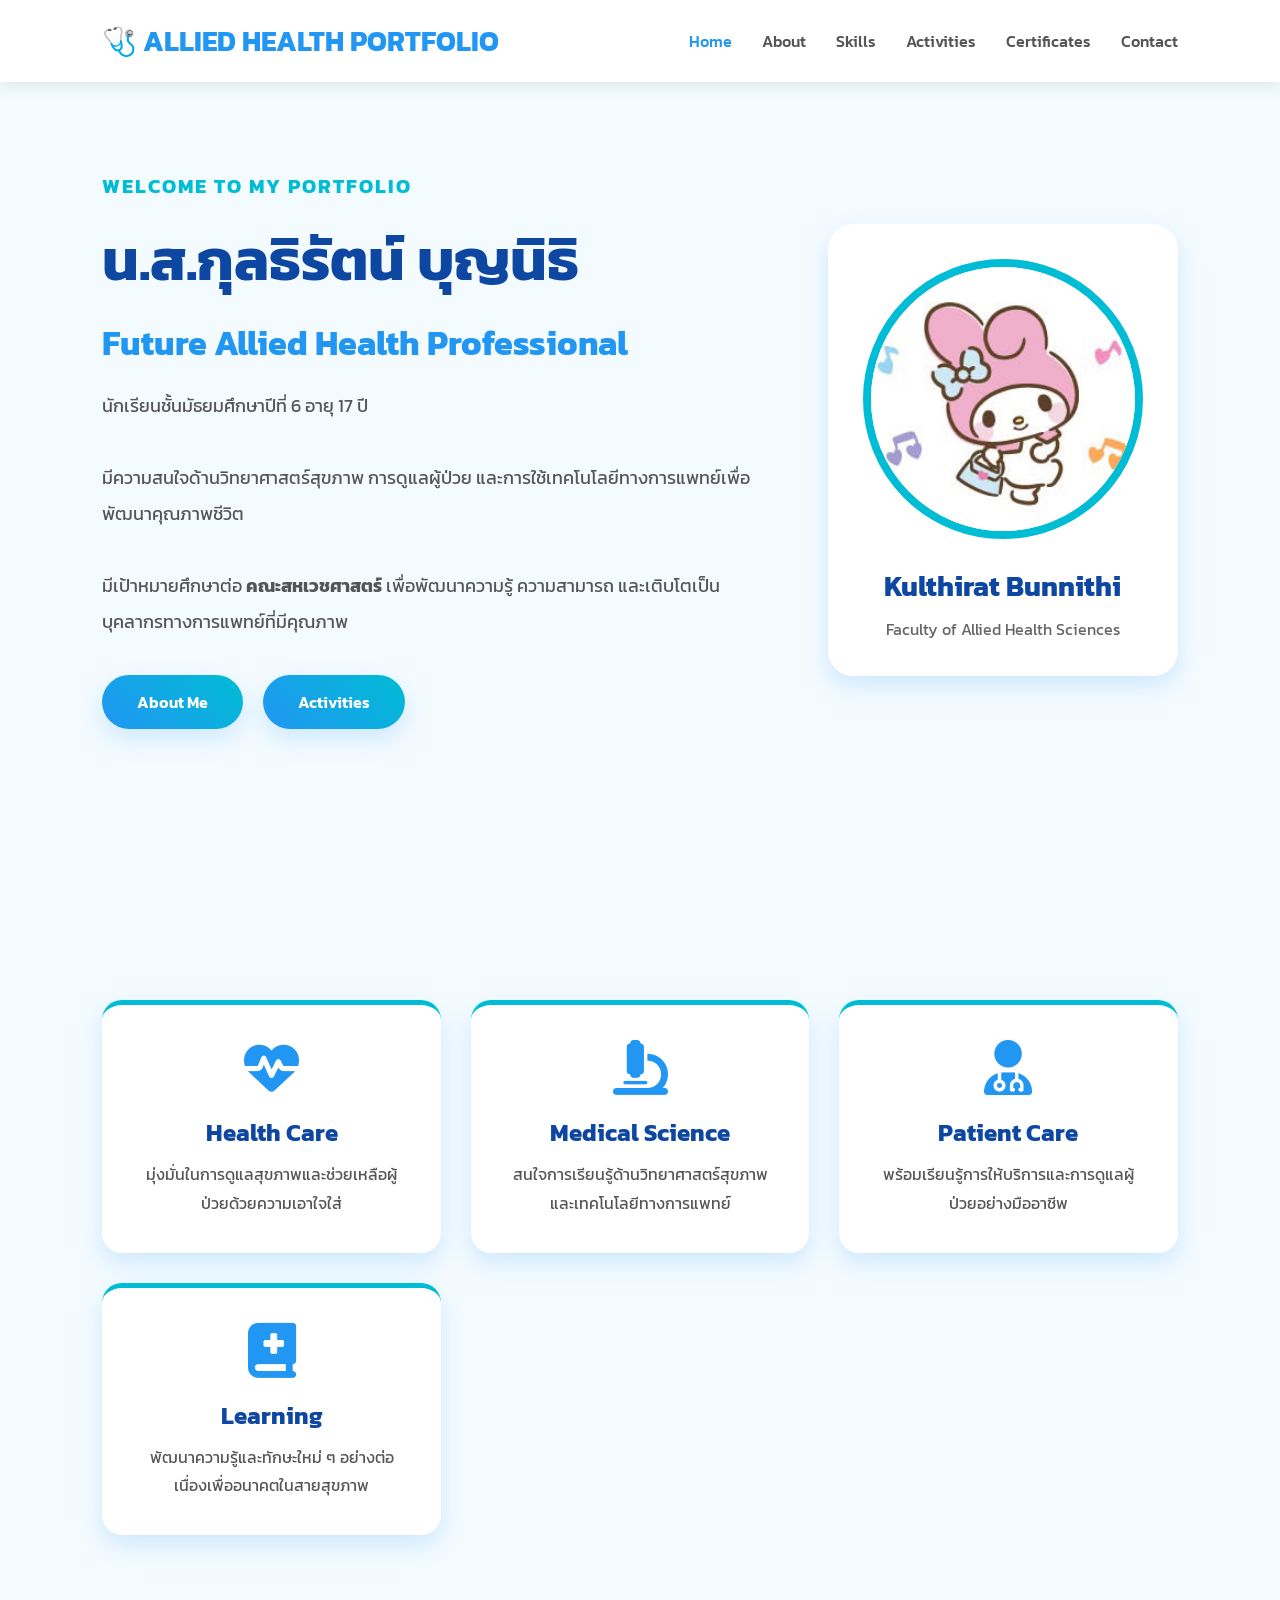
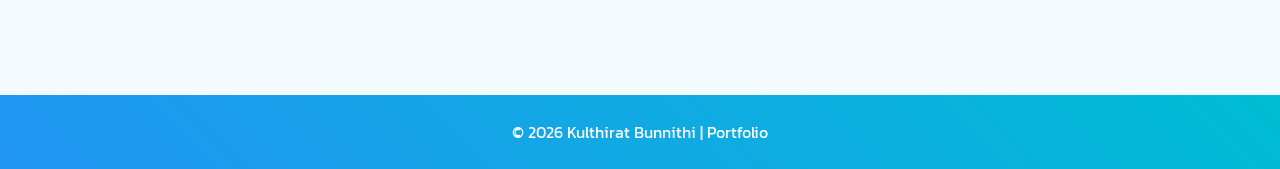
<file: index.html>
<!DOCTYPE html>
<html lang="th">

<head>

<meta charset="UTF-8">
<meta name="viewport" content="width=device-width, initial-scale=1.0">

<title>Kulthirat Portfolio</title>

<link rel="preconnect" href="https://fonts.googleapis.com">

<link href="https://fonts.googleapis.com/css2?family=Kanit:wght@300;400;600;700&display=swap" rel="stylesheet">

<link rel="stylesheet"
href="https://cdnjs.cloudflare.com/ajax/libs/font-awesome/6.7.2/css/all.min.css">

<link rel="stylesheet"
href="css/style.css">

</head>

<body>

<header>

<nav>

<div class="logo">

🩺 ALLIED HEALTH PORTFOLIO

</div>

<ul>

<li><a href="index.html" class="active">Home</a></li>

<li><a href="about.html">About</a></li>

<li><a href="skills.html">Skills</a></li>

<li><a href="projects.html">Activities</a></li>

<li><a href="certificates.html">Certificates</a></li>

<li><a href="contact.html">Contact</a></li>

</ul>

</nav>

</header>

<section class="hero">

<div class="left">

<h3>WELCOME TO MY PORTFOLIO</h3>

<h1>น.ส.กุลธิรัตน์ บุญนิธิ</h1>

<h2>Future Allied Health Professional</h2>

<p>

นักเรียนชั้นมัธยมศึกษาปีที่ 6 อายุ 17 ปี

<br><br>

มีความสนใจด้านวิทยาศาสตร์สุขภาพ การดูแลผู้ป่วย และการใช้เทคโนโลยีทางการแพทย์เพื่อพัฒนาคุณภาพชีวิต

<br><br>

มีเป้าหมายศึกษาต่อ

<strong>คณะสหเวชศาสตร์</strong>

เพื่อพัฒนาความรู้ ความสามารถ และเติบโตเป็นบุคลากรทางการแพทย์ที่มีคุณภาพ

</p>

<div class="button">

<a href="about.html">

About Me

</a>

<a href="projects.html">

Activities

</a>

</div>

</div>

<div class="right">

<div class="profile-card">

<img src="images/E16B082E-19A6-4E7D-AE2C-BD8CF2A1DB1F.jpg" alt="Kulthirat">

<h3>Kulthirat Bunnithi</h3>

<p>

Faculty of Allied Health Sciences

</p>

</div>

</div>

</section>

<section class="cards">

<div class="card">

<i class="fa-solid fa-heart-pulse"></i>

<h2>Health Care</h2>

<p>

มุ่งมั่นในการดูแลสุขภาพและช่วยเหลือผู้ป่วยด้วยความเอาใจใส่

</p>

</div>

<div class="card">

<i class="fa-solid fa-microscope"></i>

<h2>Medical Science</h2>

<p>

สนใจการเรียนรู้ด้านวิทยาศาสตร์สุขภาพและเทคโนโลยีทางการแพทย์

</p>

</div>

<div class="card">

<i class="fa-solid fa-user-doctor"></i>

<h2>Patient Care</h2>

<p>

พร้อมเรียนรู้การให้บริการและการดูแลผู้ป่วยอย่างมืออาชีพ

</p>

</div>

<div class="card">

<i class="fa-solid fa-book-medical"></i>

<h2>Learning</h2>

<p>

พัฒนาความรู้และทักษะใหม่ ๆ อย่างต่อเนื่องเพื่ออนาคตในสายสุขภาพ

</p>

</div>

</section>

<footer>

<p>

© 2026 Kulthirat Bunnithi | Portfolio

</p>

</footer>

</body>

</html>
</file>
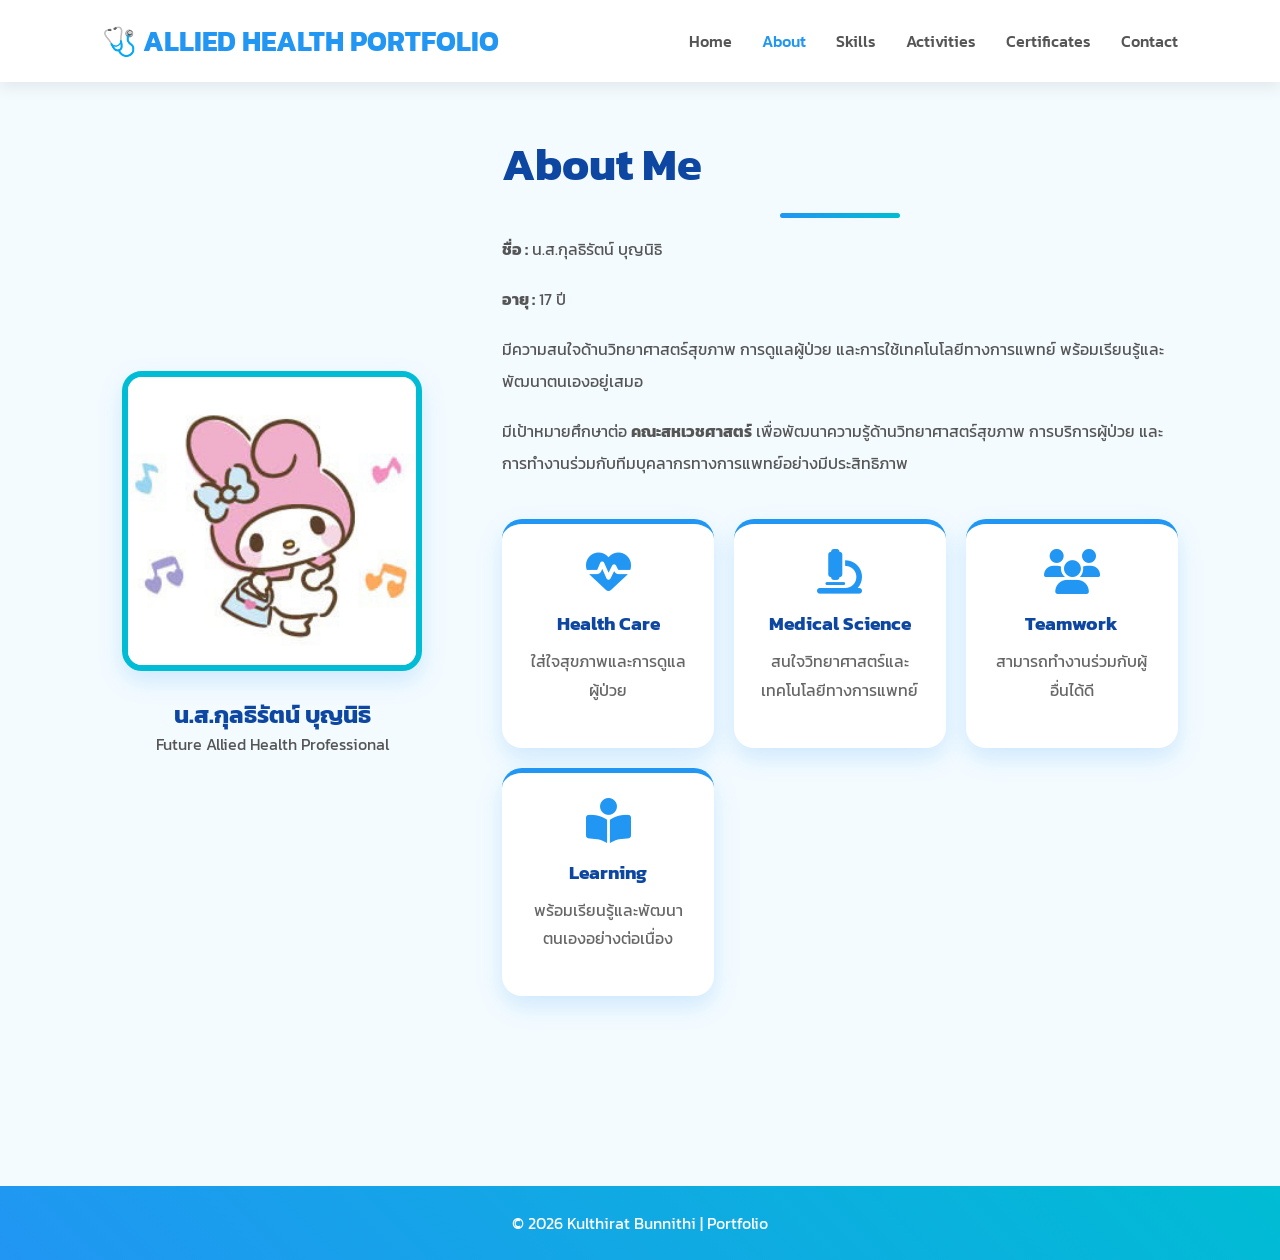
<file: about.html>
<!DOCTYPE html>
<html lang="th">

<head>

<meta charset="UTF-8">
<meta name="viewport" content="width=device-width, initial-scale=1.0">

<title>About | Allied Health Portfolio</title>

<link rel="preconnect" href="https://fonts.googleapis.com">

<link href="https://fonts.googleapis.com/css2?family=Kanit:wght@300;400;500;600;700&display=swap" rel="stylesheet">

<link rel="stylesheet"
href="https://cdnjs.cloudflare.com/ajax/libs/font-awesome/6.7.2/css/all.min.css">

<link rel="stylesheet"
href="css/style.css">

</head>

<body>

<header>

<nav>

<div class="logo">

🩺 ALLIED HEALTH PORTFOLIO

</div>

<ul>

<li><a href="index.html">Home</a></li>

<li><a href="about.html" class="active">About</a></li>

<li><a href="skills.html">Skills</a></li>

<li><a href="projects.html">Activities</a></li>

<li><a href="certificates.html">Certificates</a></li>

<li><a href="contact.html">Contact</a></li>

</ul>

</nav>

</header>

<section class="about-page">

<div class="about-image">

<img src="images/E16B082E-19A6-4E7D-AE2C-BD8CF2A1DB1F.jpg" alt="Kulthirat">

<h2>น.ส.กุลธิรัตน์ บุญนิธิ</h2>

<p>Future Allied Health Professional</p>

</div>

<div class="about-detail">

<h1>About Me</h1>

<div class="line"></div>

<p>

<strong>ชื่อ :</strong> น.ส.กุลธิรัตน์ บุญนิธิ

</p>

<p>

<strong>อายุ :</strong> 17 ปี

</p>

<p>

มีความสนใจด้านวิทยาศาสตร์สุขภาพ การดูแลผู้ป่วย และการใช้เทคโนโลยีทางการแพทย์ พร้อมเรียนรู้และพัฒนาตนเองอยู่เสมอ

</p>

<p>

มีเป้าหมายศึกษาต่อ <strong>คณะสหเวชศาสตร์</strong> เพื่อพัฒนาความรู้ด้านวิทยาศาสตร์สุขภาพ การบริการผู้ป่วย และการทำงานร่วมกับทีมบุคลากรทางการแพทย์อย่างมีประสิทธิภาพ

</p>

<div class="medical-grid">

<div class="medical-card">

<i class="fa-solid fa-heart-pulse"></i>

<h3>Health Care</h3>

<p>ใส่ใจสุขภาพและการดูแลผู้ป่วย</p>

</div>

<div class="medical-card">

<i class="fa-solid fa-microscope"></i>

<h3>Medical Science</h3>

<p>สนใจวิทยาศาสตร์และเทคโนโลยีทางการแพทย์</p>

</div>

<div class="medical-card">

<i class="fa-solid fa-users"></i>

<h3>Teamwork</h3>

<p>สามารถทำงานร่วมกับผู้อื่นได้ดี</p>

</div>

<div class="medical-card">

<i class="fa-solid fa-book-open-reader"></i>

<h3>Learning</h3>

<p>พร้อมเรียนรู้และพัฒนาตนเองอย่างต่อเนื่อง</p>

</div>

</div>

</div>

</section>

<footer>

<p>

© 2026 Kulthirat Bunnithi | Portfolio

</p>

</footer>

</body>

</html>
</file>
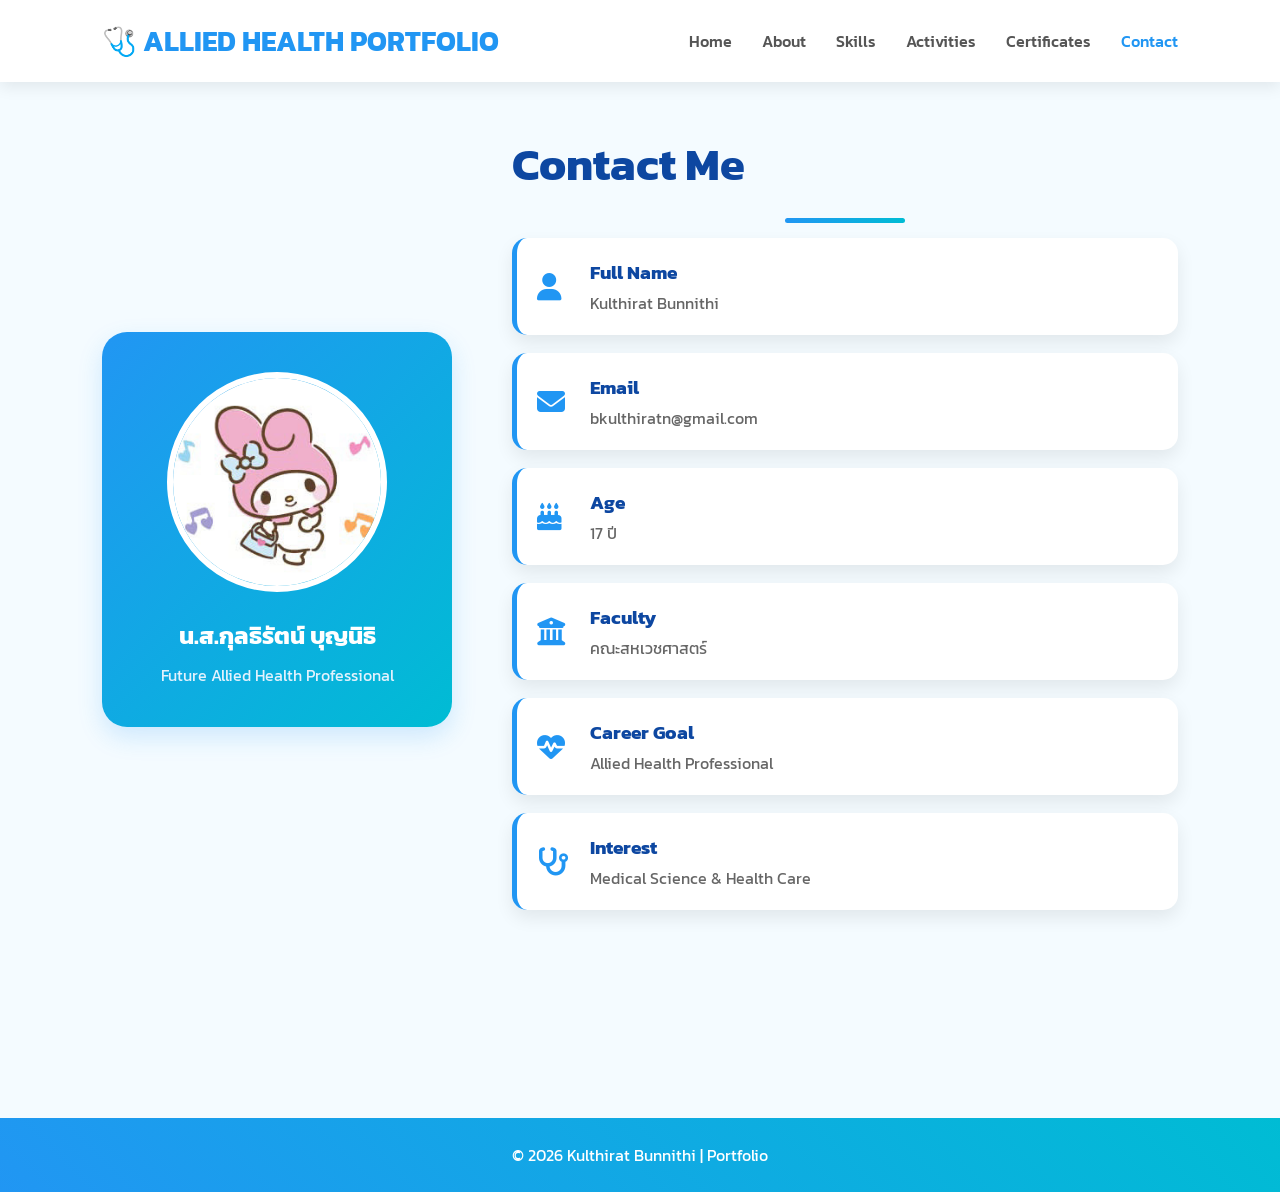
<file: contact.html>
<!DOCTYPE html>
<html lang="th">

<head>

<meta charset="UTF-8">
<meta name="viewport" content="width=device-width, initial-scale=1.0">

<title>Contact | Allied Health Portfolio</title>

<link rel="preconnect" href="https://fonts.googleapis.com">

<link href="https://fonts.googleapis.com/css2?family=Kanit:wght@300;400;500;600;700&display=swap" rel="stylesheet">

<link rel="stylesheet"
href="https://cdnjs.cloudflare.com/ajax/libs/font-awesome/6.7.2/css/all.min.css">

<link rel="stylesheet" href="css/style.css">

</head>

<body>

<header>

<nav>

<div class="logo">

🩺 ALLIED HEALTH PORTFOLIO

</div>

<ul>

<li><a href="index.html">Home</a></li>

<li><a href="about.html">About</a></li>

<li><a href="skills.html">Skills</a></li>

<li><a href="projects.html">Activities</a></li>

<li><a href="certificates.html">Certificates</a></li>

<li><a href="contact.html" class="active">Contact</a></li>

</ul>

</nav>

</header>

<section class="contact-page">

<div class="contact-left">

<img src="images/E16B082E-19A6-4E7D-AE2C-BD8CF2A1DB1F.jpg" alt="Kulthirat">

<h2>น.ส.กุลธิรัตน์ บุญนิธิ</h2>

<p>Future Allied Health Professional</p>

</div>

<div class="contact-right">

<h1>Contact Me</h1>

<div class="line"></div>

<div class="contact-box">

<i class="fa-solid fa-user"></i>

<div>

<h3>Full Name</h3>

<p>Kulthirat Bunnithi</p>

</div>

</div>

<div class="contact-box">

<i class="fa-solid fa-envelope"></i>

<div>

<h3>Email</h3>

<p>

<a href="mailto:bkulthiratn@gmail.com">

bkulthiratn@gmail.com

</a>

</p>

</div>

</div>

<div class="contact-box">

<i class="fa-solid fa-cake-candles"></i>

<div>

<h3>Age</h3>

<p>17 ปี</p>

</div>

</div>

<div class="contact-box">

<i class="fa-solid fa-building-columns"></i>

<div>

<h3>Faculty</h3>

<p>คณะสหเวชศาสตร์</p>

</div>

</div>

<div class="contact-box">

<i class="fa-solid fa-heart-pulse"></i>

<div>

<h3>Career Goal</h3>

<p>Allied Health Professional</p>

</div>

</div>

<div class="contact-box">

<i class="fa-solid fa-stethoscope"></i>

<div>

<h3>Interest</h3>

<p>Medical Science & Health Care</p>

</div>

</div>

</div>

</section>

<footer>

<p>

© 2026 Kulthirat Bunnithi | Portfolio

</p>

</footer>

</body>

</html>
</file>
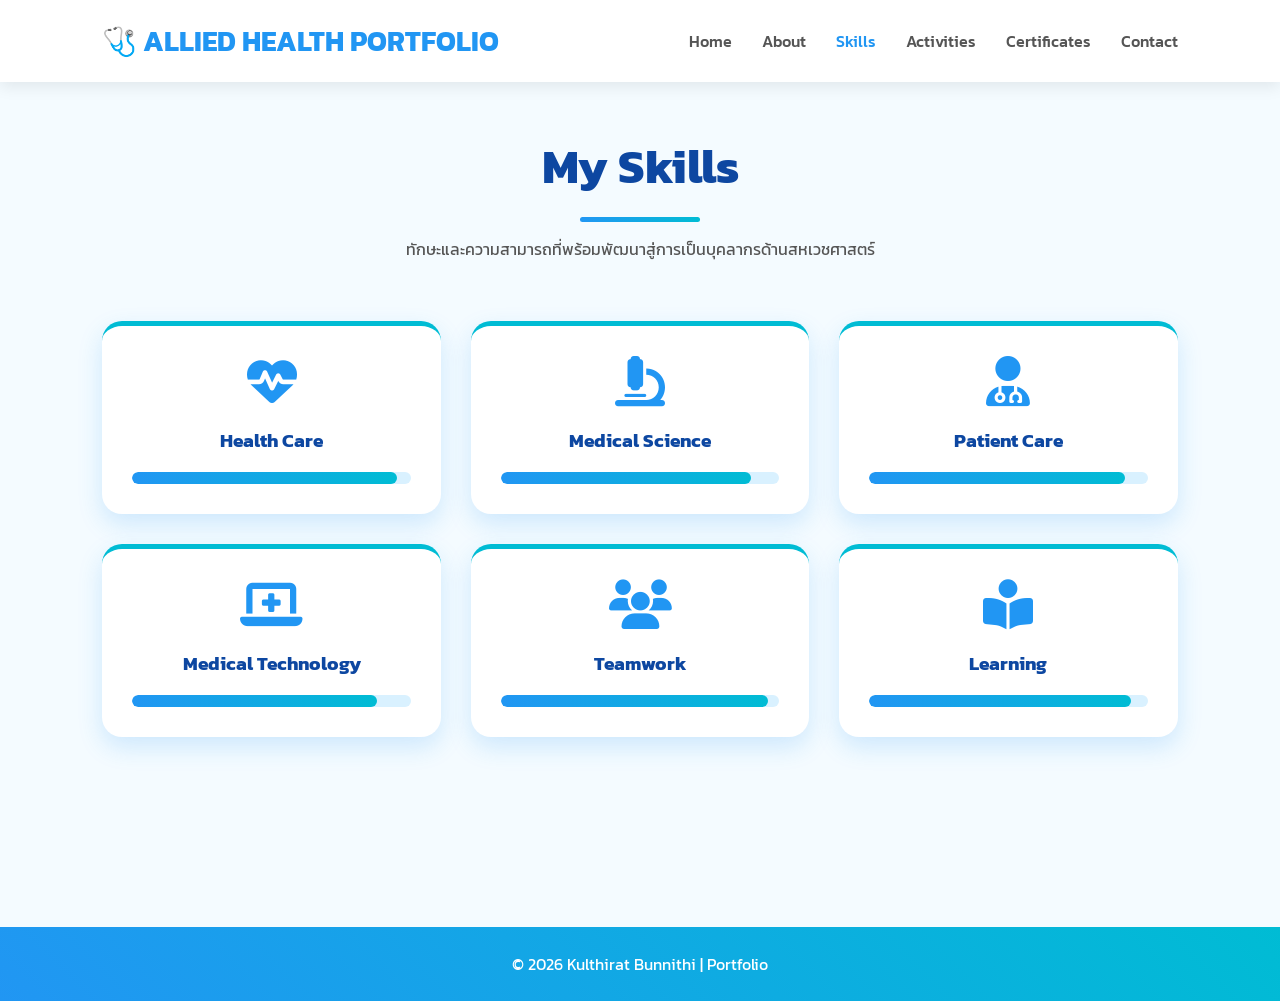
<file: skills.html>
<!DOCTYPE html>
<html lang="th">

<head>

<meta charset="UTF-8">
<meta name="viewport" content="width=device-width, initial-scale=1.0">

<title>Skills | Allied Health Portfolio</title>

<link rel="preconnect" href="https://fonts.googleapis.com">

<link href="https://fonts.googleapis.com/css2?family=Kanit:wght@300;400;500;600;700&display=swap" rel="stylesheet">

<link rel="stylesheet"
href="https://cdnjs.cloudflare.com/ajax/libs/font-awesome/6.7.2/css/all.min.css">

<link rel="stylesheet"
href="css/style.css">

</head>

<body>

<header>

<nav>

<div class="logo">

🩺 ALLIED HEALTH PORTFOLIO

</div>

<ul>

<li><a href="index.html">Home</a></li>

<li><a href="about.html">About</a></li>

<li><a href="skills.html" class="active">Skills</a></li>

<li><a href="projects.html">Activities</a></li>

<li><a href="certificates.html">Certificates</a></li>

<li><a href="contact.html">Contact</a></li>

</ul>

</nav>

</header>

<section class="skills-page">

<div class="title">

<h1>My Skills</h1>

<div class="line"></div>

<p>

ทักษะและความสามารถที่พร้อมพัฒนาสู่การเป็นบุคลากรด้านสหเวชศาสตร์

</p>

</div>

<div class="skills-grid">

<div class="skill-box">

<i class="fa-solid fa-heart-pulse"></i>

<h3>Health Care</h3>

<div class="progress">

<div class="progress-bar" style="width:95%;">

<span>95%</span>

</div>

</div>

</div>

<div class="skill-box">

<i class="fa-solid fa-microscope"></i>

<h3>Medical Science</h3>

<div class="progress">

<div class="progress-bar" style="width:90%;">

<span>90%</span>

</div>

</div>

</div>

<div class="skill-box">

<i class="fa-solid fa-user-doctor"></i>

<h3>Patient Care</h3>

<div class="progress">

<div class="progress-bar" style="width:92%;">

<span>92%</span>

</div>

</div>

</div>

<div class="skill-box">

<i class="fa-solid fa-laptop-medical"></i>

<h3>Medical Technology</h3>

<div class="progress">

<div class="progress-bar" style="width:88%;">

<span>88%</span>

</div>

</div>

</div>

<div class="skill-box">

<i class="fa-solid fa-users"></i>

<h3>Teamwork</h3>

<div class="progress">

<div class="progress-bar" style="width:96%;">

<span>96%</span>

</div>

</div>

</div>

<div class="skill-box">

<i class="fa-solid fa-book-open-reader"></i>

<h3>Learning</h3>

<div class="progress">

<div class="progress-bar" style="width:94%;">

<span>94%</span>

</div>

</div>

</div>

</div>

</section>

<footer>

<p>

© 2026 Kulthirat Bunnithi | Portfolio

</p>

</footer>

</body>

</html>
</file>
<file: css/style.css>
/*======================================
            GOOGLE FONT
======================================*/

@import url('https://fonts.googleapis.com/css2?family=Kanit:wght@300;400;500;600;700&display=swap');

/*======================================
            ROOT COLOR
======================================*/

:root{

--primary:#2196F3;

--secondary:#00BCD4;

--light:#F4FBFF;

--white:#ffffff;

--dark:#0D47A1;

--text:#555;

--shadow:0 10px 25px rgba(33,150,243,.18);

}

/*======================================
            RESET
======================================*/

*{

margin:0;

padding:0;

box-sizing:border-box;

font-family:'Kanit',sans-serif;

}

html{

scroll-behavior:smooth;

}

body{

background:var(--light);

color:var(--text);

}

/*======================================
            NAVBAR
======================================*/

header{

position:fixed;

top:0;

left:0;

width:100%;

background:rgba(255,255,255,.95);

backdrop-filter:blur(10px);

box-shadow:0 5px 15px rgba(0,0,0,.08);

z-index:999;

}

nav{

display:flex;

justify-content:space-between;

align-items:center;

padding:20px 8%;

}

.logo{

font-size:28px;

font-weight:700;

color:var(--primary);

}

nav ul{

display:flex;

gap:30px;

list-style:none;

}

nav a{

text-decoration:none;

font-weight:500;

color:#555;

transition:.3s;

}

nav a:hover,

nav a.active{

color:var(--primary);

}

/*======================================
            HERO
======================================*/

.hero{

min-height:100vh;

display:flex;

justify-content:space-between;

align-items:center;

padding:130px 8%;

gap:60px;

}

.left{

flex:1;

}

.left h3{

font-size:20px;

color:var(--secondary);

letter-spacing:2px;

}

.left h1{

font-size:58px;

color:var(--dark);

margin:15px 0;

}

.left h2{

font-size:34px;

color:var(--primary);

margin-bottom:20px;

}

.left p{

line-height:2;

font-size:18px;

margin-bottom:35px;

}

.button{

display:flex;

gap:20px;

}

.button a{

text-decoration:none;

padding:15px 35px;

background:linear-gradient(45deg,var(--primary),var(--secondary));

color:white;

border-radius:50px;

font-weight:600;

transition:.35s;

box-shadow:var(--shadow);

}

.button a:hover{

transform:translateY(-5px);

}

.profile-card{

background:white;

padding:35px;

border-radius:25px;

text-align:center;

box-shadow:var(--shadow);

transition:.35s;

}

.profile-card:hover{

transform:translateY(-10px);

}

.profile-card img{

width:280px;

height:280px;

object-fit:cover;

border-radius:50%;

border:8px solid var(--secondary);

margin-bottom:20px;

}

.profile-card h3{

color:var(--dark);

font-size:28px;

}

.profile-card p{

margin-top:10px;

color:#666;

}

/*======================================
            TITLE
======================================*/

.title{

text-align:center;

margin-bottom:60px;

}

.title h1{

font-size:48px;

color:var(--dark);

}

.line{

width:120px;

height:5px;

background:linear-gradient(90deg,var(--primary),var(--secondary));

margin:15px auto;

border-radius:20px;

}
/*======================================
            CARDS
======================================*/

.cards{

padding:100px 8%;

display:grid;

grid-template-columns:repeat(auto-fit,minmax(250px,1fr));

gap:30px;

}

.card{

background:var(--white);

padding:35px;

border-radius:20px;

text-align:center;

box-shadow:var(--shadow);

transition:.35s;

border-top:5px solid var(--secondary);

}

.card:hover{

transform:translateY(-10px);

}

.card i{

font-size:55px;

color:var(--primary);

margin-bottom:20px;

}

.card h2{

color:var(--dark);

margin-bottom:10px;

}

.card p{

line-height:1.8;

}

/*======================================
            ABOUT
======================================*/

.about-page{

padding:130px 8%;

display:grid;

grid-template-columns:340px 1fr;

gap:60px;

align-items:center;

}

.about-image{

text-align:center;

}

.about-image img{

width:300px;

height:300px;

object-fit:cover;

border-radius:20px;

border:6px solid var(--secondary);

box-shadow:var(--shadow);

}

.about-image h2{

margin-top:20px;

color:var(--dark);

}

.about-detail h1{

font-size:45px;

color:var(--dark);

margin-bottom:15px;

}

.about-detail p{

line-height:2;

margin-bottom:18px;

}

/*======================================
            SKILLS
======================================*/

.skills-page{

padding:130px 8%;

}

.skills-grid{

display:grid;

grid-template-columns:repeat(auto-fit,minmax(250px,1fr));

gap:30px;

}

.skill-box{

background:white;

padding:30px;

border-radius:20px;

text-align:center;

box-shadow:var(--shadow);

transition:.35s;

}

.skill-box:hover{

transform:translateY(-8px);

}

.skill-box i{

font-size:50px;

color:var(--primary);

margin-bottom:20px;

}

.skill-box h3{

margin-bottom:15px;

color:var(--dark);

}

/*======================================
            ACTIVITIES
======================================*/

.activities{

padding:130px 8%;

}

.activity-grid{

display:grid;

grid-template-columns:repeat(auto-fit,minmax(280px,1fr));

gap:30px;

}

.activity-card{

background:white;

border-radius:20px;

overflow:hidden;

box-shadow:var(--shadow);

transition:.35s;

}

.activity-card:hover{

transform:translateY(-10px);

}

.activity-card img{

width:100%;

height:220px;

object-fit:cover;

}

.activity-card .content{

padding:25px;

}

.activity-card h3{

color:var(--primary);

margin-bottom:10px;

}

/*======================================
          CERTIFICATES
======================================*/

.certificates-page{

padding:130px 8%;

}

.certificate-grid{

display:grid;

grid-template-columns:repeat(auto-fit,minmax(280px,1fr));

gap:30px;

}

.certificate-item{

background:white;

border-radius:20px;

overflow:hidden;

box-shadow:var(--shadow);

transition:.35s;

}

.certificate-item:hover{

transform:translateY(-10px);

}

.certificate-item img{

width:100%;

height:220px;

object-fit:cover;

}

.certificate-info{

padding:20px;

text-align:center;

}

.certificate-info h3{

color:var(--primary);

margin-bottom:10px;

}

/*======================================
            CONTACT
======================================*/

.contact-page{

padding:130px 8%;

display:grid;

grid-template-columns:350px 1fr;

gap:60px;

align-items:center;

}

.contact-left{

background:linear-gradient(135deg,var(--primary),var(--secondary));

padding:40px;

border-radius:20px;

text-align:center;

color:white;

box-shadow:var(--shadow);

}

.contact-left img{

width:220px;

height:220px;

object-fit:cover;

border-radius:50%;

border:6px solid white;

margin-bottom:20px;

}

.contact-right h1{

font-size:45px;

color:var(--dark);

margin-bottom:20px;

}

.contact-box{

display:flex;

align-items:center;

gap:20px;

padding:20px;

background:white;

margin-bottom:18px;

border-radius:15px;

box-shadow:0 8px 18px rgba(0,0,0,.08);

transition:.35s;

}

.contact-box:hover{

background:linear-gradient(45deg,var(--primary),var(--secondary));

transform:translateX(10px);

}

.contact-box:hover i,

.contact-box:hover h3,

.contact-box:hover p,

.contact-box:hover a{

color:white;

}

.contact-box i{

font-size:28px;

color:var(--primary);

width:35px;

}

.contact-box a{

text-decoration:none;

color:#555;

}

/*======================================
            FOOTER
======================================*/

footer{

background:linear-gradient(45deg,var(--primary),var(--secondary));

color:white;

text-align:center;

padding:25px;

margin-top:60px;

}

/*======================================
        PROGRESS BAR
======================================*/

.progress{

width:100%;

height:12px;

background:#d6efff;

border-radius:30px;

overflow:hidden;

margin-top:15px;

}

.progress-bar{

height:100%;

background:linear-gradient(90deg,var(--primary),var(--secondary));

border-radius:30px;

position:relative;

}

.progress-bar span{

position:absolute;

right:8px;

top:-28px;

font-size:13px;

font-weight:600;

color:var(--dark);

}

/*======================================
        RESPONSIVE
======================================*/

@media(max-width:900px){

.hero{

flex-direction:column;

text-align:center;

}

.about-page,

.contact-page{

grid-template-columns:1fr;

text-align:center;

}

.left h1{

font-size:42px;

}

.left h2{

font-size:28px;

}

.profile-card img{

width:220px;

height:220px;

}

.button{

justify-content:center;

flex-wrap:wrap;

}

}
/*==============================
      ABOUT MEDICAL CARD
==============================*/

.medical-grid{

display:grid;

grid-template-columns:repeat(auto-fit,minmax(180px,1fr));

gap:20px;

margin-top:40px;

}

.medical-card{

background:#fff;

padding:25px;

border-radius:20px;

text-align:center;

box-shadow:var(--shadow);

transition:.35s;

border-top:5px solid var(--primary);

}

.medical-card:hover{

transform:translateY(-10px);

}

.medical-card i{

font-size:45px;

color:var(--primary);

margin-bottom:15px;

}

.medical-card h3{

color:var(--dark);

margin-bottom:10px;

}

.medical-card p{

color:#666;

line-height:1.8;

}
/*======================================
        MEDICAL SKILLS
======================================*/

.progress{

width:100%;

height:12px;

background:#d9f1ff;

border-radius:30px;

overflow:hidden;

margin-top:18px;

}

.progress-bar{

height:100%;

background:linear-gradient(90deg,var(--primary),var(--secondary));

border-radius:30px;

position:relative;

transition:1s;

}

.progress-bar span{

position:absolute;

right:8px;

top:-28px;

font-size:13px;

font-weight:600;

color:var(--dark);

}

.skill-box{

border-top:5px solid var(--secondary);

}

.skill-box:hover{

transform:translateY(-10px);

box-shadow:0 15px 35px rgba(33,150,243,.25);

}
/*======================================
      ACTIVITIES PAGE
======================================*/

.activities{

padding:130px 8%;

}

.activity-grid{

display:grid;

grid-template-columns:repeat(auto-fit,minmax(280px,1fr));

gap:30px;

margin-top:50px;

}

.activity-card{

background:#fff;

border-radius:20px;

overflow:hidden;

box-shadow:var(--shadow);

transition:.35s;

border-top:5px solid var(--primary);

}

.activity-card:hover{

transform:translateY(-10px);

box-shadow:0 15px 35px rgba(33,150,243,.25);

}

.activity-card img{

width:100%;

height:220px;

object-fit:cover;

transition:.4s;

}

.activity-card:hover img{

transform:scale(1.08);

}

.activity-card .content{

padding:25px;

}

.activity-card h3{

color:var(--dark);

margin-bottom:12px;

}

.activity-card h3 i{

color:var(--primary);

margin-right:8px;

}

.activity-card p{

color:#666;

line-height:1.8;

}
/*======================================
        CERTIFICATES
======================================*/

.certificate-item{

background:#fff;

border-radius:20px;

overflow:hidden;

box-shadow:var(--shadow);

border:2px solid #b3e5fc;

transition:.35s;

}

.certificate-item:hover{

transform:translateY(-10px);

box-shadow:0 15px 35px rgba(33,150,243,.25);

}

.certificate-item img{

width:100%;

height:220px;

object-fit:cover;

transition:.4s;

}

.certificate-item:hover img{

transform:scale(1.05);

}

.certificate-info{

padding:20px;

text-align:center;

}

.certificate-info h3{

color:var(--dark);

margin-bottom:10px;

}

.certificate-info p{

color:#666;

line-height:1.8;

}
/*======================================
        CONTACT PAGE
======================================*/

.contact-left{

background:linear-gradient(135deg,#2196F3,#00BCD4);

color:white;

padding:40px;

border-radius:25px;

text-align:center;

box-shadow:var(--shadow);

}

.contact-left img{

width:220px;

height:220px;

object-fit:cover;

border-radius:50%;

border:6px solid white;

margin-bottom:20px;

}

.contact-left h2{

color:white;

margin-bottom:10px;

}

.contact-left p{

color:#E3F2FD;

}

.contact-box{

display:flex;

align-items:center;

gap:18px;

background:white;

padding:20px;

margin-bottom:18px;

border-radius:15px;

border-left:5px solid var(--primary);

box-shadow:0 8px 18px rgba(0,0,0,.08);

transition:.35s;

}

.contact-box:hover{

background:linear-gradient(45deg,var(--primary),var(--secondary));

transform:translateX(10px);

}

.contact-box:hover i,

.contact-box:hover h3,

.contact-box:hover p,

.contact-box:hover a{

color:white;

}

.contact-box i{

font-size:28px;

color:var(--primary);

min-width:35px;

}

.contact-box h3{

margin-bottom:5px;

color:var(--dark);

}

.contact-box p{

color:#666;

}

.contact-box a{

color:#666;

text-decoration:none;

}
</file>
